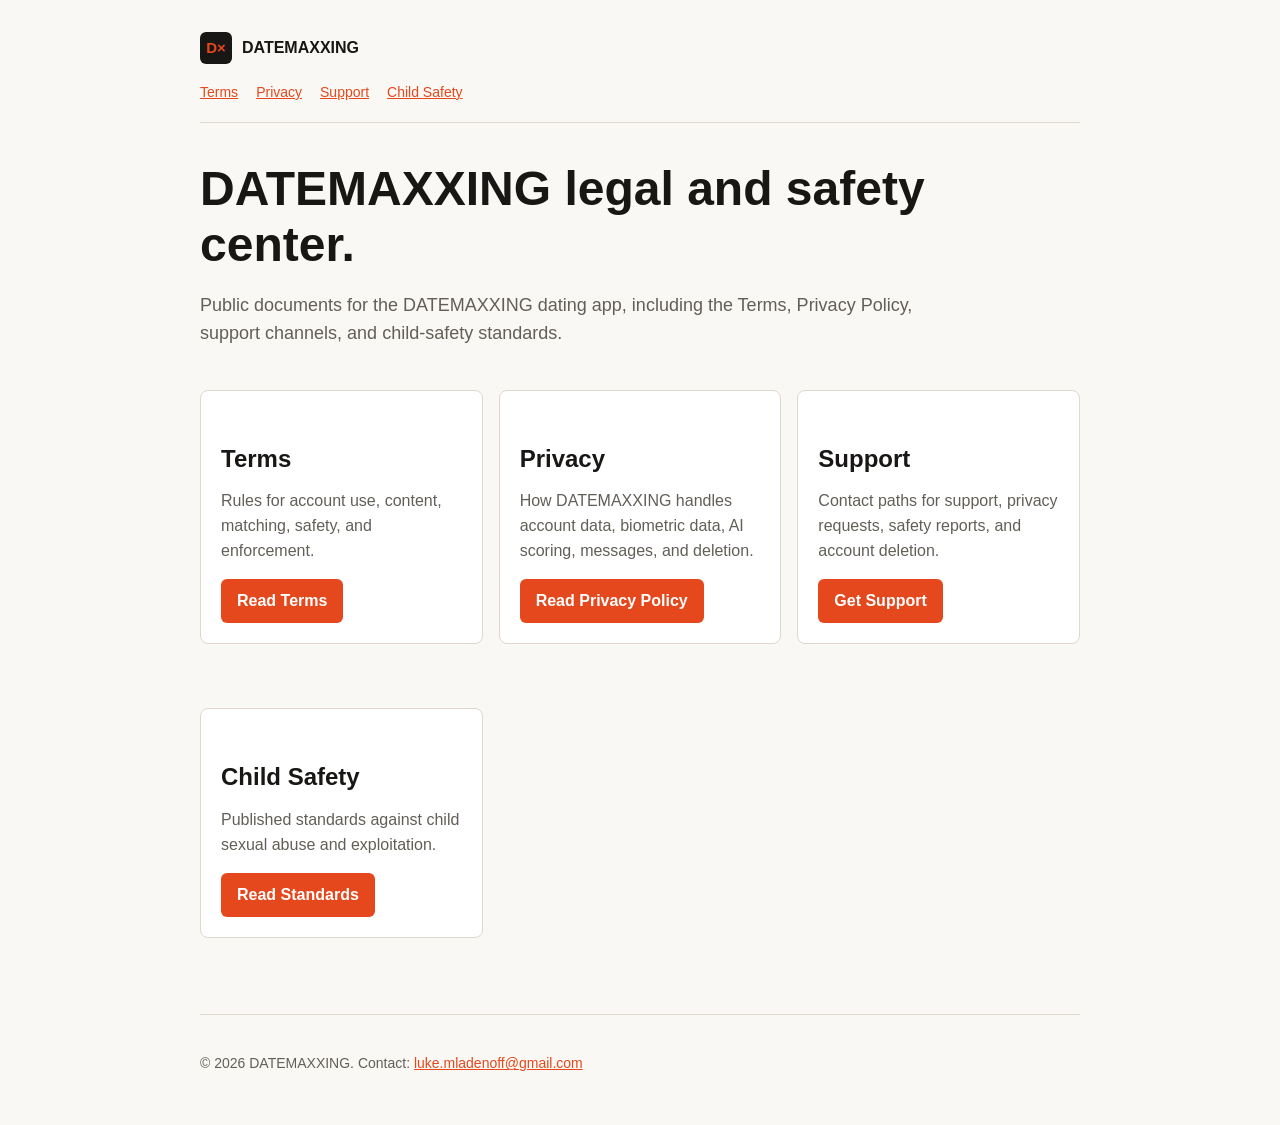
<file: index.html>
<!doctype html>
<html lang="en">
  <head>
    <meta charset="utf-8" />
    <meta name="viewport" content="width=device-width, initial-scale=1" />
    <title>DATEMAXXING Legal</title>
    <link rel="stylesheet" href="/styles.css" />
  </head>
  <body>
    <header>
      <a class="brand" href="/"><span class="mark">D×</span><span>DATEMAXXING</span></a>
      <nav>
        <a href="/terms/">Terms</a>
        <a href="/privacy/">Privacy</a>
        <a href="/support/">Support</a>
        <a href="/child-safety/">Child Safety</a>
      </nav>
    </header>
    <main>
      <h1>DATEMAXXING legal and safety center.</h1>
      <p class="lede">
        Public documents for the DATEMAXXING dating app, including the Terms,
        Privacy Policy, support channels, and child-safety standards.
      </p>
      <section class="grid" aria-label="Legal pages">
        <article class="panel">
          <h2>Terms</h2>
          <p>Rules for account use, content, matching, safety, and enforcement.</p>
          <a class="button" href="/terms/">Read Terms</a>
        </article>
        <article class="panel">
          <h2>Privacy</h2>
          <p>How DATEMAXXING handles account data, biometric data, AI scoring, messages, and deletion.</p>
          <a class="button" href="/privacy/">Read Privacy Policy</a>
        </article>
        <article class="panel">
          <h2>Support</h2>
          <p>Contact paths for support, privacy requests, safety reports, and account deletion.</p>
          <a class="button" href="/support/">Get Support</a>
        </article>
        <article class="panel">
          <h2>Child Safety</h2>
          <p>Published standards against child sexual abuse and exploitation.</p>
          <a class="button" href="/child-safety/">Read Standards</a>
        </article>
      </section>
    </main>
    <footer>
      <p>&copy; 2026 DATEMAXXING. Contact: <a href="mailto:luke.mladenoff@gmail.com">luke.mladenoff@gmail.com</a></p>
    </footer>
  </body>
</html>
</file>
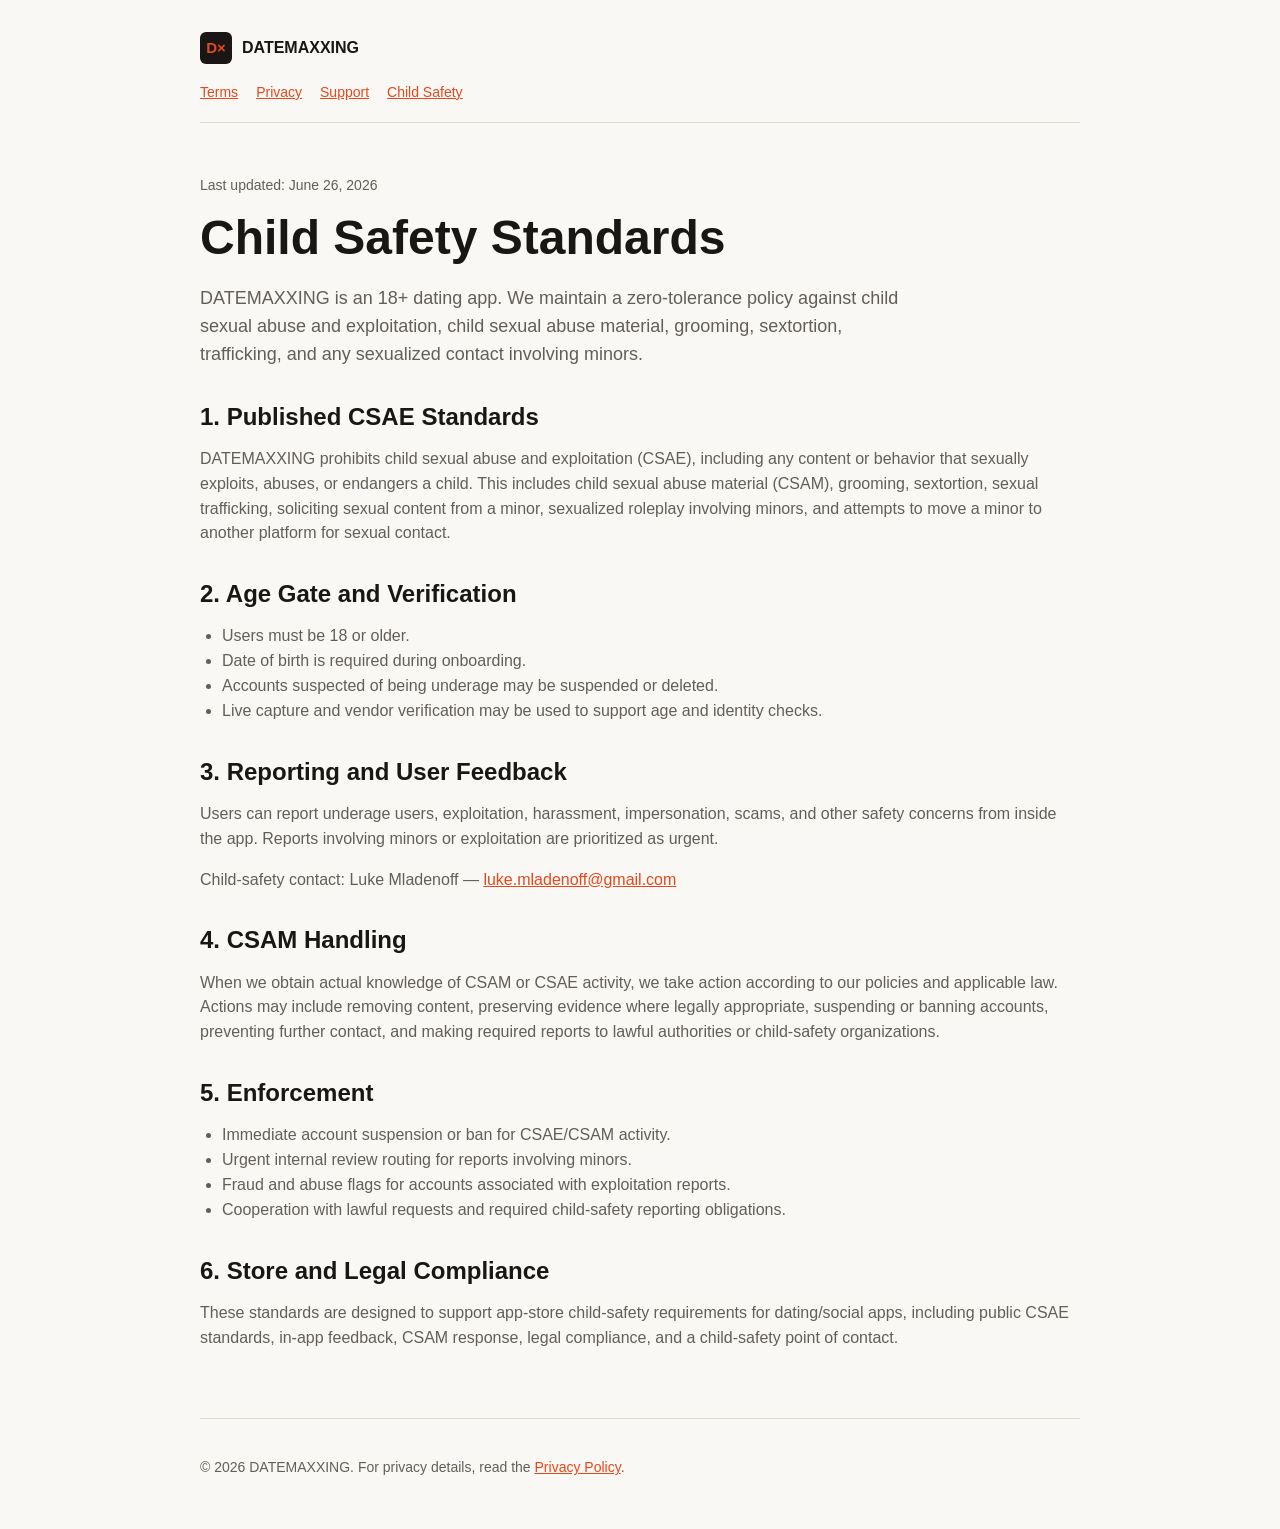
<file: child-safety/index.html>
<!doctype html>
<html lang="en">
  <head>
    <meta charset="utf-8" />
    <meta name="viewport" content="width=device-width, initial-scale=1" />
    <title>Child Safety Standards | DATEMAXXING</title>
    <link rel="stylesheet" href="/styles.css" />
  </head>
  <body>
    <header>
      <a class="brand" href="/"><span class="mark">D×</span><span>DATEMAXXING</span></a>
      <nav>
        <a href="/terms/">Terms</a>
        <a href="/privacy/">Privacy</a>
        <a href="/support/">Support</a>
        <a href="/child-safety/">Child Safety</a>
      </nav>
    </header>
    <main>
      <p class="meta">Last updated: June 26, 2026</p>
      <h1>Child Safety Standards</h1>
      <p class="lede">
        DATEMAXXING is an 18+ dating app. We maintain a zero-tolerance policy
        against child sexual abuse and exploitation, child sexual abuse
        material, grooming, sextortion, trafficking, and any sexualized contact
        involving minors.
      </p>

      <h2>1. Published CSAE Standards</h2>
      <p>
        DATEMAXXING prohibits child sexual abuse and exploitation (CSAE),
        including any content or behavior that sexually exploits, abuses, or
        endangers a child. This includes child sexual abuse material (CSAM),
        grooming, sextortion, sexual trafficking, soliciting sexual content from
        a minor, sexualized roleplay involving minors, and attempts to move a
        minor to another platform for sexual contact.
      </p>

      <h2>2. Age Gate and Verification</h2>
      <ul>
        <li>Users must be 18 or older.</li>
        <li>Date of birth is required during onboarding.</li>
        <li>Accounts suspected of being underage may be suspended or deleted.</li>
        <li>Live capture and vendor verification may be used to support age and identity checks.</li>
      </ul>

      <h2>3. Reporting and User Feedback</h2>
      <p>
        Users can report underage users, exploitation, harassment, impersonation,
        scams, and other safety concerns from inside the app. Reports involving
        minors or exploitation are prioritized as urgent.
      </p>
      <p>
        Child-safety contact: Luke Mladenoff —
        <a href="mailto:luke.mladenoff@gmail.com">luke.mladenoff@gmail.com</a>
      </p>

      <h2>4. CSAM Handling</h2>
      <p>
        When we obtain actual knowledge of CSAM or CSAE activity, we take action
        according to our policies and applicable law. Actions may include
        removing content, preserving evidence where legally appropriate,
        suspending or banning accounts, preventing further contact, and making
        required reports to lawful authorities or child-safety organizations.
      </p>

      <h2>5. Enforcement</h2>
      <ul>
        <li>Immediate account suspension or ban for CSAE/CSAM activity.</li>
        <li>Urgent internal review routing for reports involving minors.</li>
        <li>Fraud and abuse flags for accounts associated with exploitation reports.</li>
        <li>Cooperation with lawful requests and required child-safety reporting obligations.</li>
      </ul>

      <h2>6. Store and Legal Compliance</h2>
      <p>
        These standards are designed to support app-store child-safety
        requirements for dating/social apps, including public CSAE standards,
        in-app feedback, CSAM response, legal compliance, and a child-safety
        point of contact.
      </p>
    </main>
    <footer>
      <p>&copy; 2026 DATEMAXXING. For privacy details, read the <a href="/privacy/">Privacy Policy</a>.</p>
    </footer>
  </body>
</html>
</file>
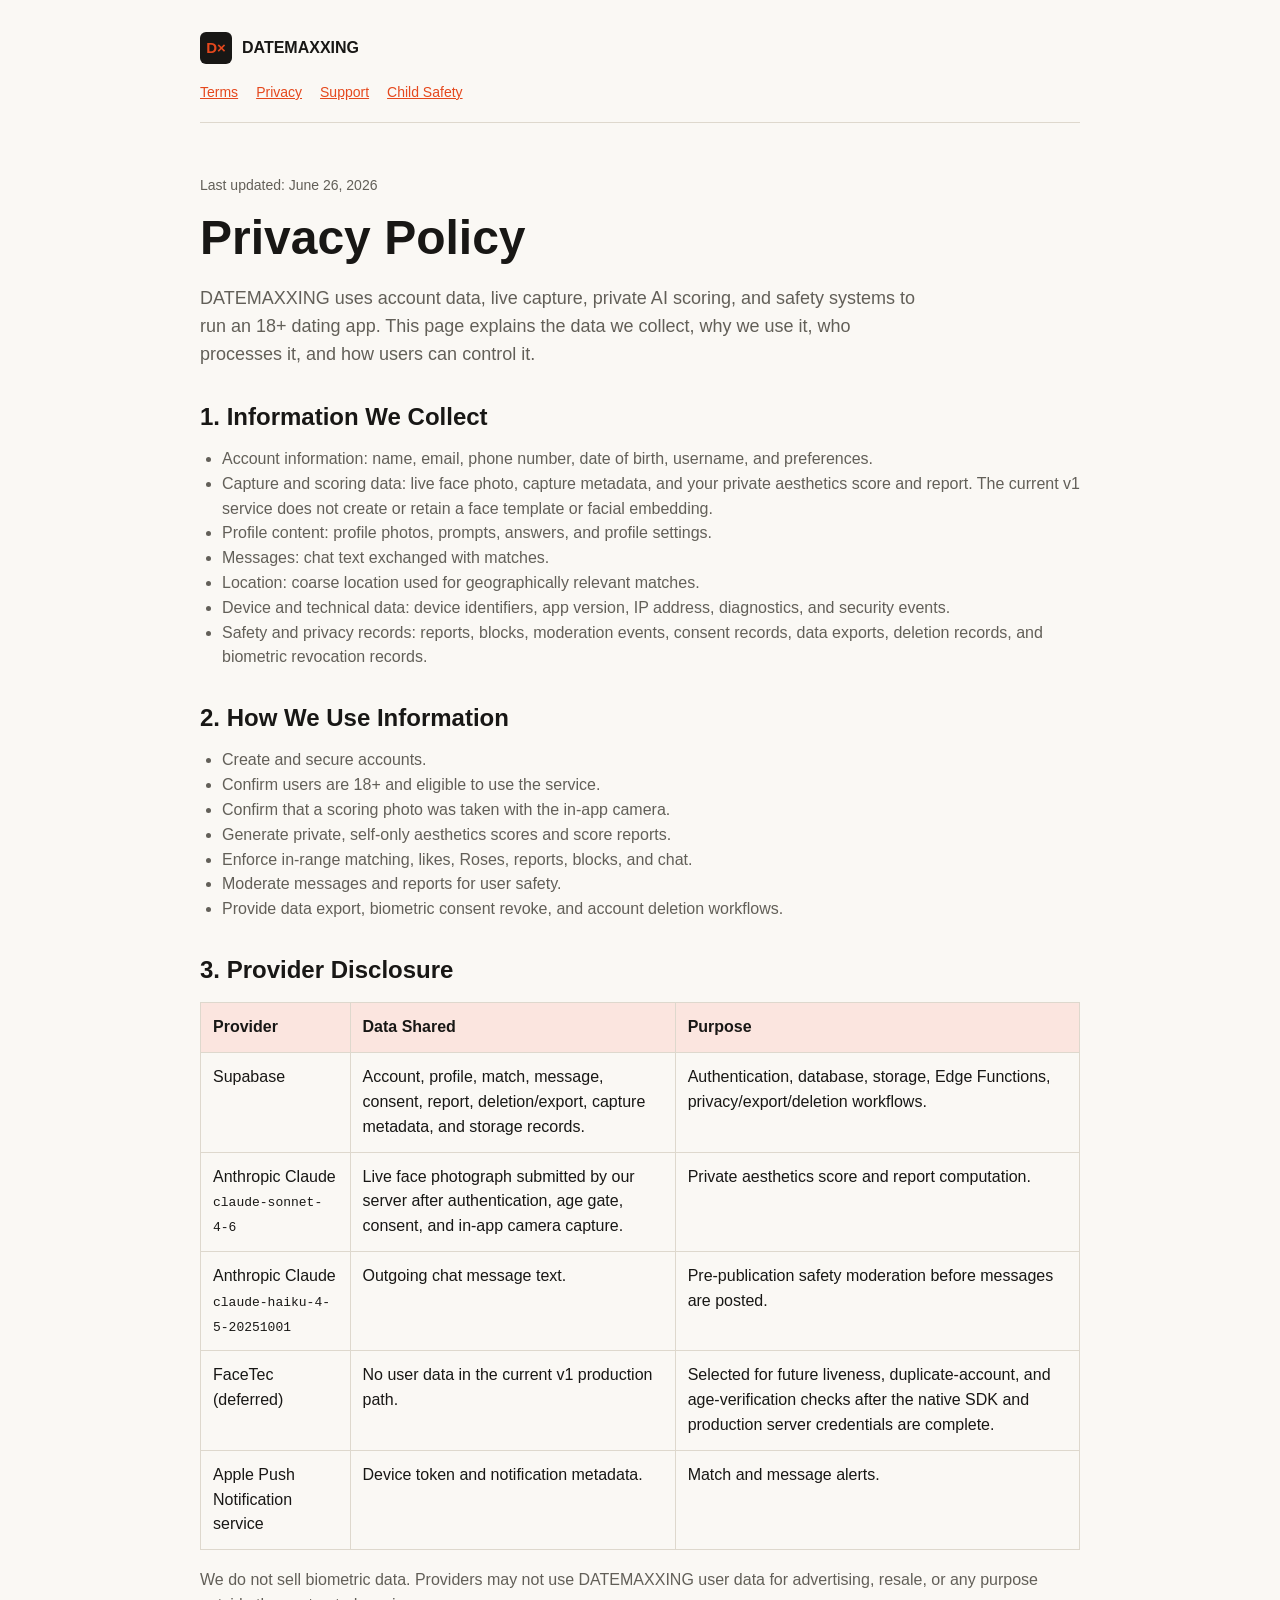
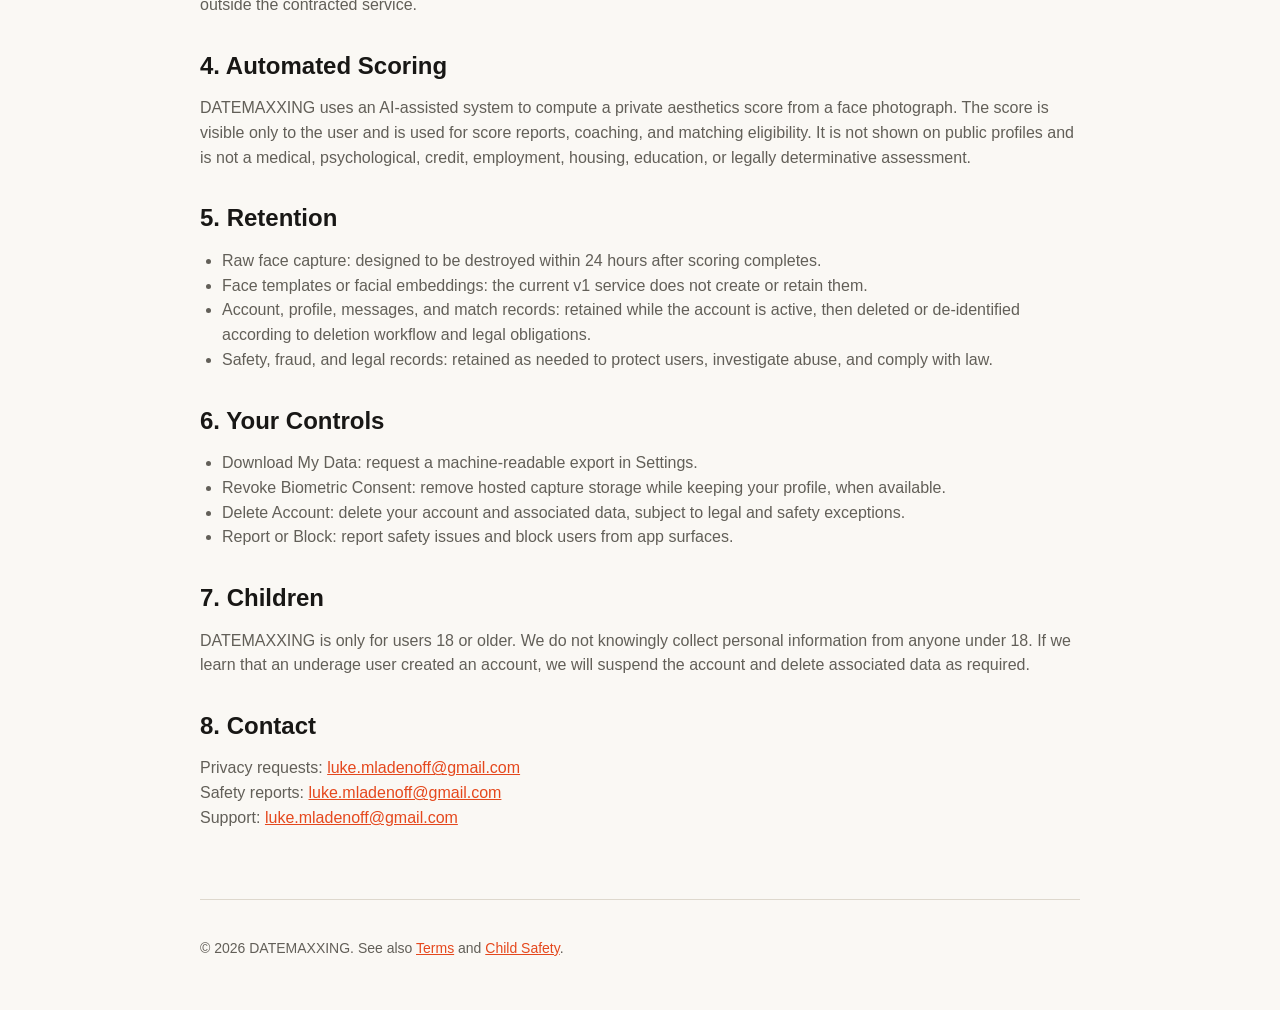
<file: privacy/index.html>
<!doctype html>
<html lang="en">
  <head>
    <meta charset="utf-8" />
    <meta name="viewport" content="width=device-width, initial-scale=1" />
    <title>Privacy Policy | DATEMAXXING</title>
    <link rel="stylesheet" href="/styles.css" />
  </head>
  <body>
    <header>
      <a class="brand" href="/"><span class="mark">D×</span><span>DATEMAXXING</span></a>
      <nav>
        <a href="/terms/">Terms</a>
        <a href="/privacy/">Privacy</a>
        <a href="/support/">Support</a>
        <a href="/child-safety/">Child Safety</a>
      </nav>
    </header>
    <main>
      <p class="meta">Last updated: June 26, 2026</p>
      <h1>Privacy Policy</h1>
      <p class="lede">
        DATEMAXXING uses account data, live capture, private AI scoring, and
        safety systems to run an 18+ dating app. This page explains the data we
        collect, why we use it, who processes it, and how users can control it.
      </p>

      <h2>1. Information We Collect</h2>
      <ul>
        <li>Account information: name, email, phone number, date of birth, username, and preferences.</li>
        <li>Capture and scoring data: live face photo, capture metadata, and your private aesthetics score and report. The current v1 service does not create or retain a face template or facial embedding.</li>
        <li>Profile content: profile photos, prompts, answers, and profile settings.</li>
        <li>Messages: chat text exchanged with matches.</li>
        <li>Location: coarse location used for geographically relevant matches.</li>
        <li>Device and technical data: device identifiers, app version, IP address, diagnostics, and security events.</li>
        <li>Safety and privacy records: reports, blocks, moderation events, consent records, data exports, deletion records, and biometric revocation records.</li>
      </ul>

      <h2>2. How We Use Information</h2>
      <ul>
        <li>Create and secure accounts.</li>
        <li>Confirm users are 18+ and eligible to use the service.</li>
        <li>Confirm that a scoring photo was taken with the in-app camera.</li>
        <li>Generate private, self-only aesthetics scores and score reports.</li>
        <li>Enforce in-range matching, likes, Roses, reports, blocks, and chat.</li>
        <li>Moderate messages and reports for user safety.</li>
        <li>Provide data export, biometric consent revoke, and account deletion workflows.</li>
      </ul>

      <h2>3. Provider Disclosure</h2>
      <table>
        <thead>
          <tr>
            <th>Provider</th>
            <th>Data Shared</th>
            <th>Purpose</th>
          </tr>
        </thead>
        <tbody>
          <tr>
            <td>Supabase</td>
            <td>Account, profile, match, message, consent, report, deletion/export, capture metadata, and storage records.</td>
            <td>Authentication, database, storage, Edge Functions, privacy/export/deletion workflows.</td>
          </tr>
          <tr>
            <td>Anthropic Claude <code>claude-sonnet-4-6</code></td>
            <td>Live face photograph submitted by our server after authentication, age gate, consent, and in-app camera capture.</td>
            <td>Private aesthetics score and report computation.</td>
          </tr>
          <tr>
            <td>Anthropic Claude <code>claude-haiku-4-5-20251001</code></td>
            <td>Outgoing chat message text.</td>
            <td>Pre-publication safety moderation before messages are posted.</td>
          </tr>
          <tr>
            <td>FaceTec (deferred)</td>
            <td>No user data in the current v1 production path.</td>
            <td>Selected for future liveness, duplicate-account, and age-verification checks after the native SDK and production server credentials are complete.</td>
          </tr>
          <tr>
            <td>Apple Push Notification service</td>
            <td>Device token and notification metadata.</td>
            <td>Match and message alerts.</td>
          </tr>
        </tbody>
      </table>
      <p>
        We do not sell biometric data. Providers may not use DATEMAXXING user
        data for advertising, resale, or any purpose outside the contracted
        service.
      </p>

      <h2>4. Automated Scoring</h2>
      <p>
        DATEMAXXING uses an AI-assisted system to compute a private aesthetics
        score from a face photograph. The score is visible only to the user and
        is used for score reports, coaching, and matching eligibility. It is not
        shown on public profiles and is not a medical, psychological, credit,
        employment, housing, education, or legally determinative assessment.
      </p>

      <h2>5. Retention</h2>
      <ul>
        <li>Raw face capture: designed to be destroyed within 24 hours after scoring completes.</li>
        <li>Face templates or facial embeddings: the current v1 service does not create or retain them.</li>
        <li>Account, profile, messages, and match records: retained while the account is active, then deleted or de-identified according to deletion workflow and legal obligations.</li>
        <li>Safety, fraud, and legal records: retained as needed to protect users, investigate abuse, and comply with law.</li>
      </ul>

      <h2>6. Your Controls</h2>
      <ul>
        <li>Download My Data: request a machine-readable export in Settings.</li>
        <li>Revoke Biometric Consent: remove hosted capture storage while keeping your profile, when available.</li>
        <li>Delete Account: delete your account and associated data, subject to legal and safety exceptions.</li>
        <li>Report or Block: report safety issues and block users from app surfaces.</li>
      </ul>

      <h2>7. Children</h2>
      <p>
        DATEMAXXING is only for users 18 or older. We do not knowingly collect
        personal information from anyone under 18. If we learn that an underage
        user created an account, we will suspend the account and delete
        associated data as required.
      </p>

      <h2>8. Contact</h2>
      <p>
        Privacy requests: <a href="mailto:luke.mladenoff@gmail.com">luke.mladenoff@gmail.com</a><br />
        Safety reports: <a href="mailto:luke.mladenoff@gmail.com">luke.mladenoff@gmail.com</a><br />
        Support: <a href="mailto:luke.mladenoff@gmail.com">luke.mladenoff@gmail.com</a>
      </p>
    </main>
    <footer>
      <p>&copy; 2026 DATEMAXXING. See also <a href="/terms/">Terms</a> and <a href="/child-safety/">Child Safety</a>.</p>
    </footer>
  </body>
</html>
</file>
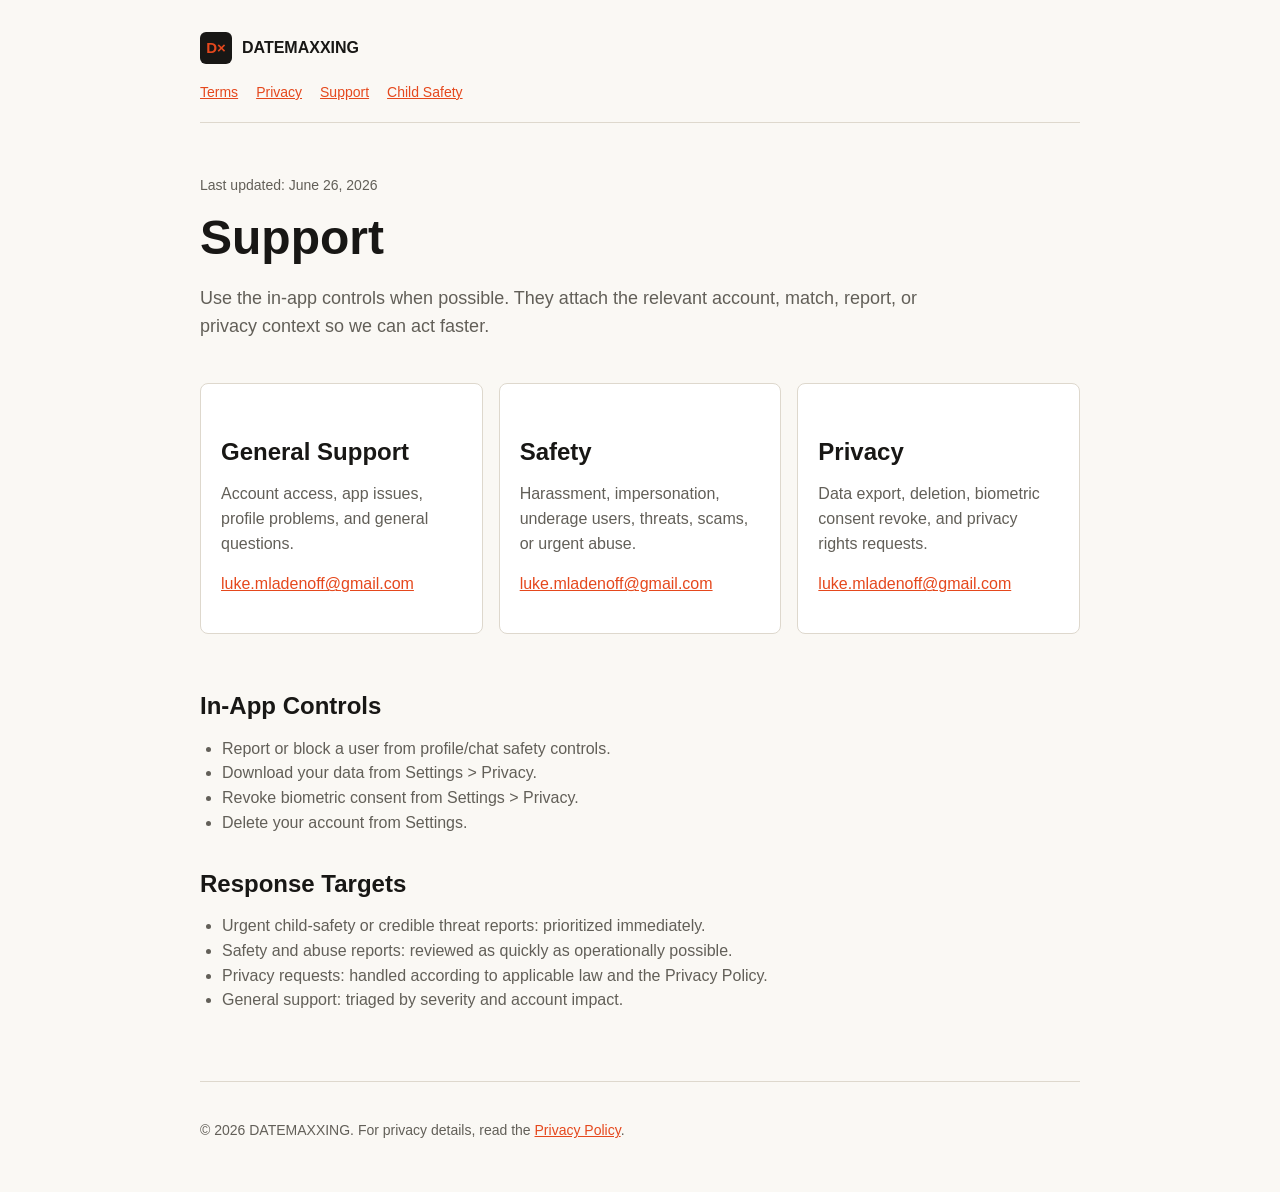
<file: support/index.html>
<!doctype html>
<html lang="en">
  <head>
    <meta charset="utf-8" />
    <meta name="viewport" content="width=device-width, initial-scale=1" />
    <title>Support | DATEMAXXING</title>
    <link rel="stylesheet" href="/styles.css" />
  </head>
  <body>
    <header>
      <a class="brand" href="/"><span class="mark">D×</span><span>DATEMAXXING</span></a>
      <nav>
        <a href="/terms/">Terms</a>
        <a href="/privacy/">Privacy</a>
        <a href="/support/">Support</a>
        <a href="/child-safety/">Child Safety</a>
      </nav>
    </header>
    <main>
      <p class="meta">Last updated: June 26, 2026</p>
      <h1>Support</h1>
      <p class="lede">
        Use the in-app controls when possible. They attach the relevant account,
        match, report, or privacy context so we can act faster.
      </p>

      <section class="grid" aria-label="Support channels">
        <article class="panel">
          <h2>General Support</h2>
          <p>Account access, app issues, profile problems, and general questions.</p>
          <p><a href="mailto:luke.mladenoff@gmail.com">luke.mladenoff@gmail.com</a></p>
        </article>
        <article class="panel">
          <h2>Safety</h2>
          <p>Harassment, impersonation, underage users, threats, scams, or urgent abuse.</p>
          <p><a href="mailto:luke.mladenoff@gmail.com">luke.mladenoff@gmail.com</a></p>
        </article>
        <article class="panel">
          <h2>Privacy</h2>
          <p>Data export, deletion, biometric consent revoke, and privacy rights requests.</p>
          <p><a href="mailto:luke.mladenoff@gmail.com">luke.mladenoff@gmail.com</a></p>
        </article>
      </section>

      <h2>In-App Controls</h2>
      <ul>
        <li>Report or block a user from profile/chat safety controls.</li>
        <li>Download your data from Settings > Privacy.</li>
        <li>Revoke biometric consent from Settings > Privacy.</li>
        <li>Delete your account from Settings.</li>
      </ul>

      <h2>Response Targets</h2>
      <ul>
        <li>Urgent child-safety or credible threat reports: prioritized immediately.</li>
        <li>Safety and abuse reports: reviewed as quickly as operationally possible.</li>
        <li>Privacy requests: handled according to applicable law and the Privacy Policy.</li>
        <li>General support: triaged by severity and account impact.</li>
      </ul>
    </main>
    <footer>
      <p>&copy; 2026 DATEMAXXING. For privacy details, read the <a href="/privacy/">Privacy Policy</a>.</p>
    </footer>
  </body>
</html>
</file>
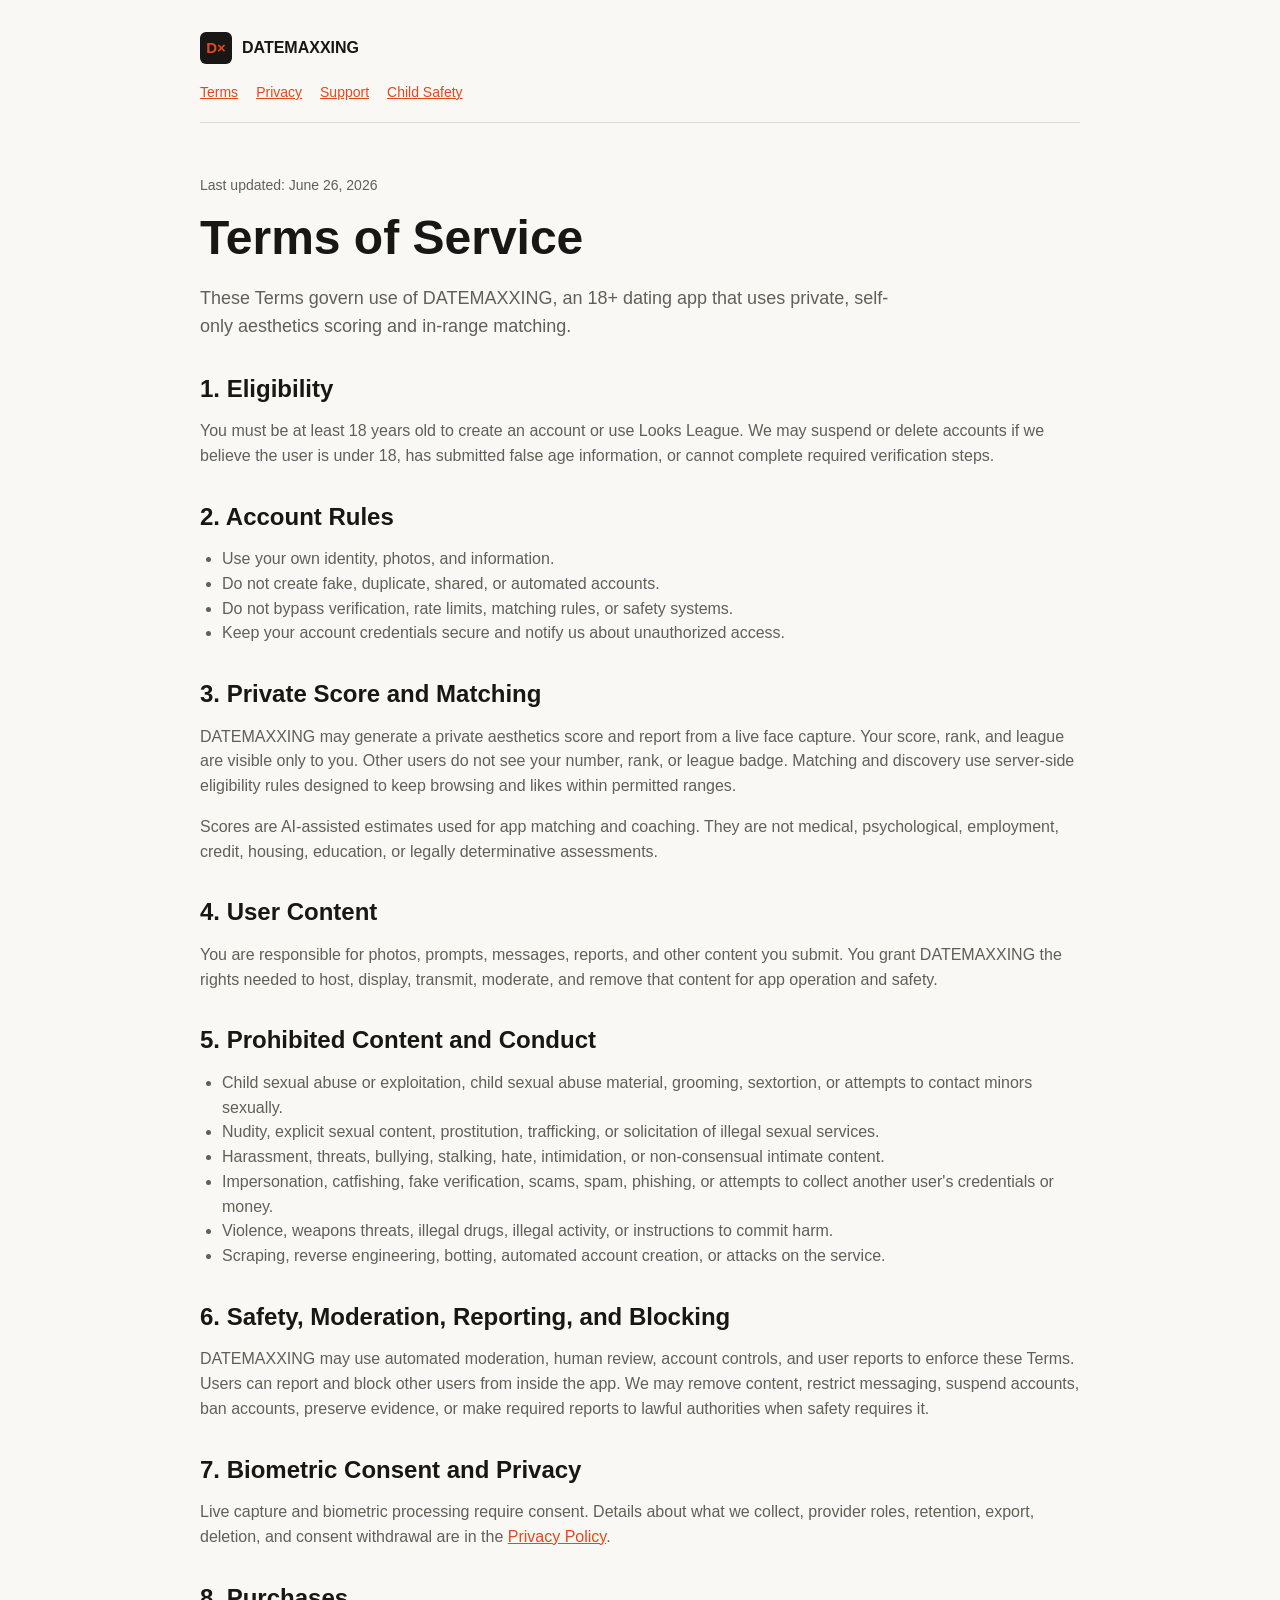
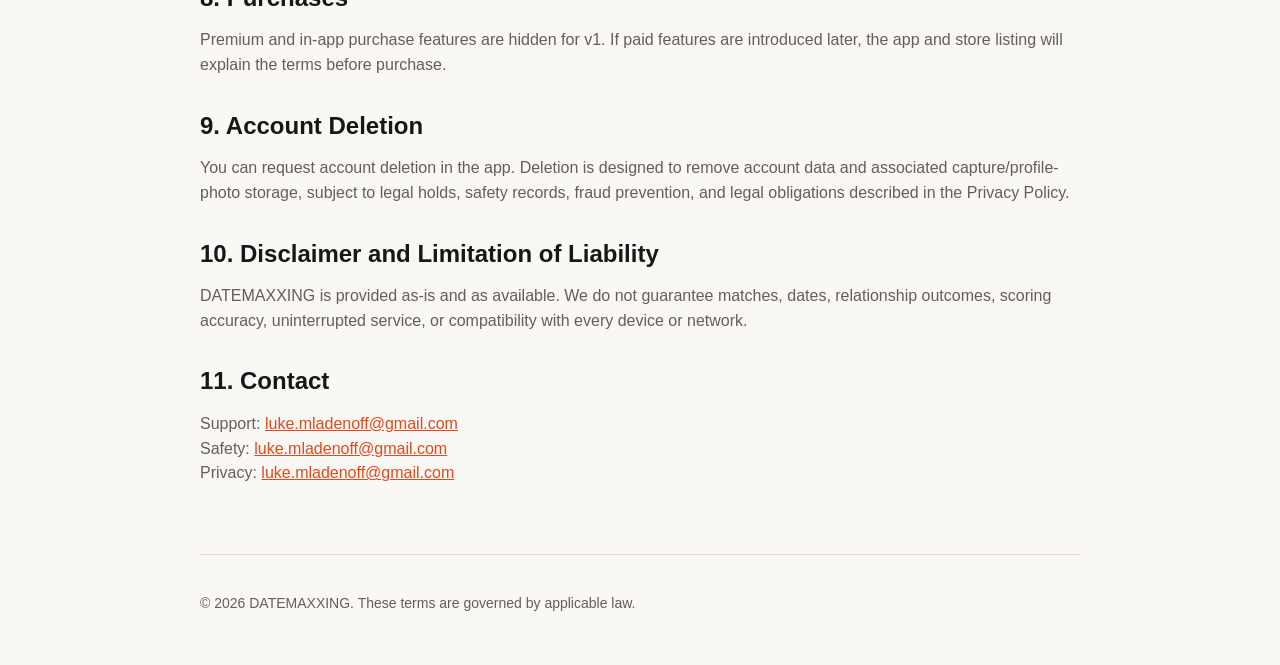
<file: terms/index.html>
<!doctype html>
<html lang="en">
  <head>
    <meta charset="utf-8" />
    <meta name="viewport" content="width=device-width, initial-scale=1" />
    <title>Terms of Service | DATEMAXXING</title>
    <link rel="stylesheet" href="/styles.css" />
  </head>
  <body>
    <header>
      <a class="brand" href="/"><span class="mark">D×</span><span>DATEMAXXING</span></a>
      <nav>
        <a href="/terms/">Terms</a>
        <a href="/privacy/">Privacy</a>
        <a href="/support/">Support</a>
        <a href="/child-safety/">Child Safety</a>
      </nav>
    </header>
    <main>
      <p class="meta">Last updated: June 26, 2026</p>
      <h1>Terms of Service</h1>
      <p class="lede">
        These Terms govern use of DATEMAXXING, an 18+ dating app that uses
        private, self-only aesthetics scoring and in-range matching.
      </p>

      <h2>1. Eligibility</h2>
      <p>
        You must be at least 18 years old to create an account or use Looks
        League. We may suspend or delete accounts if we believe the user is
        under 18, has submitted false age information, or cannot complete
        required verification steps.
      </p>

      <h2>2. Account Rules</h2>
      <ul>
        <li>Use your own identity, photos, and information.</li>
        <li>Do not create fake, duplicate, shared, or automated accounts.</li>
        <li>Do not bypass verification, rate limits, matching rules, or safety systems.</li>
        <li>Keep your account credentials secure and notify us about unauthorized access.</li>
      </ul>

      <h2>3. Private Score and Matching</h2>
      <p>
        DATEMAXXING may generate a private aesthetics score and report from a
        live face capture. Your score, rank, and league are visible only to you.
        Other users do not see your number, rank, or league badge. Matching and
        discovery use server-side eligibility rules designed to keep browsing
        and likes within permitted ranges.
      </p>
      <p>
        Scores are AI-assisted estimates used for app matching and coaching.
        They are not medical, psychological, employment, credit, housing,
        education, or legally determinative assessments.
      </p>

      <h2>4. User Content</h2>
      <p>
        You are responsible for photos, prompts, messages, reports, and other
        content you submit. You grant DATEMAXXING the rights needed to host,
        display, transmit, moderate, and remove that content for app operation
        and safety.
      </p>

      <h2>5. Prohibited Content and Conduct</h2>
      <ul>
        <li>Child sexual abuse or exploitation, child sexual abuse material, grooming, sextortion, or attempts to contact minors sexually.</li>
        <li>Nudity, explicit sexual content, prostitution, trafficking, or solicitation of illegal sexual services.</li>
        <li>Harassment, threats, bullying, stalking, hate, intimidation, or non-consensual intimate content.</li>
        <li>Impersonation, catfishing, fake verification, scams, spam, phishing, or attempts to collect another user's credentials or money.</li>
        <li>Violence, weapons threats, illegal drugs, illegal activity, or instructions to commit harm.</li>
        <li>Scraping, reverse engineering, botting, automated account creation, or attacks on the service.</li>
      </ul>

      <h2>6. Safety, Moderation, Reporting, and Blocking</h2>
      <p>
        DATEMAXXING may use automated moderation, human review, account
        controls, and user reports to enforce these Terms. Users can report and
        block other users from inside the app. We may remove content, restrict
        messaging, suspend accounts, ban accounts, preserve evidence, or make
        required reports to lawful authorities when safety requires it.
      </p>

      <h2>7. Biometric Consent and Privacy</h2>
      <p>
        Live capture and biometric processing require consent. Details about
        what we collect, provider roles, retention, export, deletion, and
        consent withdrawal are in the <a href="/privacy/">Privacy Policy</a>.
      </p>

      <h2>8. Purchases</h2>
      <p>
        Premium and in-app purchase features are hidden for v1. If paid features
        are introduced later, the app and store listing will explain the terms
        before purchase.
      </p>

      <h2>9. Account Deletion</h2>
      <p>
        You can request account deletion in the app. Deletion is designed to
        remove account data and associated capture/profile-photo storage,
        subject to legal holds, safety records, fraud prevention, and legal
        obligations described in the Privacy Policy.
      </p>

      <h2>10. Disclaimer and Limitation of Liability</h2>
      <p>
        DATEMAXXING is provided as-is and as available. We do not guarantee
        matches, dates, relationship outcomes, scoring accuracy, uninterrupted
        service, or compatibility with every device or network.
      </p>

      <h2>11. Contact</h2>
      <p>
        Support: <a href="mailto:luke.mladenoff@gmail.com">luke.mladenoff@gmail.com</a><br />
        Safety: <a href="mailto:luke.mladenoff@gmail.com">luke.mladenoff@gmail.com</a><br />
        Privacy: <a href="mailto:luke.mladenoff@gmail.com">luke.mladenoff@gmail.com</a>
      </p>
    </main>
    <footer>
      <p>&copy; 2026 DATEMAXXING. These terms are governed by applicable law.</p>
    </footer>
  </body>
</html>
</file>
<file: styles.css>
:root {
  color-scheme: light dark;
  --bg: #faf8f4;
  --ink: #181715;
  --muted: #625f58;
  --line: #ded8cd;
  --panel: #ffffff;
  --accent: #e5481d;
  --accent-ink: #ffffff;
  --max: 880px;
}

@media (prefers-color-scheme: dark) {
  :root {
    --bg: #121212;
    --ink: #f2eee7;
    --muted: #beb7aa;
    --line: #3a352f;
    --panel: #1b1a18;
    --accent: #ff6a3d;
    --accent-ink: #160b07;
  }
}

* {
  box-sizing: border-box;
}

html {
  font-family: -apple-system, BlinkMacSystemFont, "Segoe UI", sans-serif;
  line-height: 1.55;
  background: var(--bg);
  color: var(--ink);
}

body {
  margin: 0;
}

a {
  color: var(--accent);
}

header,
main,
footer {
  width: min(var(--max), calc(100% - 32px));
  margin: 0 auto;
}

header {
  padding: 32px 0 18px;
  border-bottom: 1px solid var(--line);
}

.brand {
  display: inline-flex;
  align-items: center;
  gap: 10px;
  color: var(--ink);
  text-decoration: none;
  font-weight: 800;
  letter-spacing: 0;
}

.mark {
  display: inline-grid;
  width: 32px;
  height: 32px;
  place-items: center;
  border-radius: 6px;
  background: var(--ink);
  color: var(--accent);
  font-size: 15px;
}

nav {
  display: flex;
  flex-wrap: wrap;
  gap: 12px 18px;
  margin-top: 18px;
  font-size: 14px;
}

main {
  padding: 38px 0 52px;
}

footer {
  padding: 24px 0 36px;
  border-top: 1px solid var(--line);
  color: var(--muted);
  font-size: 14px;
}

h1,
h2,
h3 {
  line-height: 1.18;
  letter-spacing: 0;
}

h1 {
  margin: 0 0 12px;
  font-size: clamp(32px, 5vw, 48px);
}

h2 {
  margin: 34px 0 12px;
  font-size: 24px;
}

h3 {
  margin: 24px 0 8px;
  font-size: 18px;
}

p,
li {
  color: var(--muted);
}

ul,
ol {
  padding-left: 22px;
}

.lede {
  max-width: 720px;
  font-size: 18px;
}

.meta {
  color: var(--muted);
  font-size: 14px;
}

.panel {
  margin: 24px 0;
  padding: 20px;
  border: 1px solid var(--line);
  border-radius: 8px;
  background: var(--panel);
}

.grid {
  display: grid;
  grid-template-columns: repeat(auto-fit, minmax(220px, 1fr));
  gap: 16px;
}

table {
  width: 100%;
  border-collapse: collapse;
  margin: 18px 0;
  overflow-wrap: anywhere;
}

th,
td {
  padding: 12px;
  border: 1px solid var(--line);
  text-align: left;
  vertical-align: top;
}

th {
  color: var(--ink);
  background: color-mix(in srgb, var(--panel) 86%, var(--accent) 14%);
}

.button {
  display: inline-flex;
  align-items: center;
  justify-content: center;
  min-height: 44px;
  padding: 0 16px;
  border-radius: 6px;
  background: var(--accent);
  color: var(--accent-ink);
  text-decoration: none;
  font-weight: 700;
}
</file>
